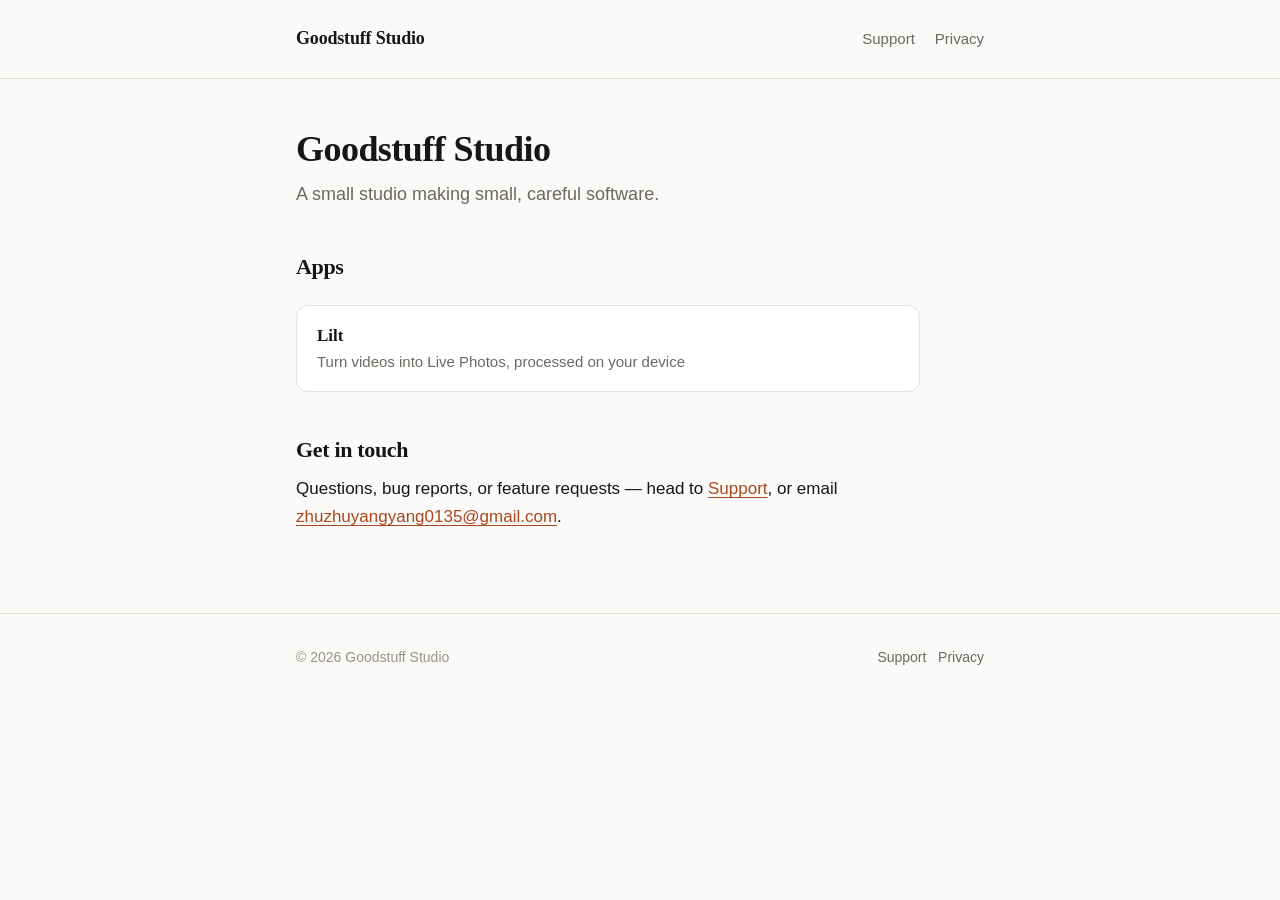
<file: index.html>
<!doctype html>
<html lang="en">
  <head>
    <meta charset="utf-8" />
    <meta name="viewport" content="width=device-width, initial-scale=1" />
    <title>Goodstuff Studio</title>
    <meta
      name="description"
      content="Goodstuff Studio makes small, careful software. Maker of Lilt."
    />
    <link rel="stylesheet" href="/assets/styles.css" />
  </head>
  <body>
    <a class="skip" href="#main">Skip to content</a>

    <header class="site-header">
      <div class="wrap">
        <a class="wordmark" href="/">Goodstuff&nbsp;Studio</a>
        <nav class="site-nav" aria-label="Primary">
          <a href="/support/">Support</a>
          <a href="/privacy/">Privacy</a>
        </nav>
      </div>
    </header>

    <main id="main">
      <div class="wrap">
        <h1>Goodstuff Studio</h1>
        <p class="lede">A small studio making small, careful software.</p>

        <h2>Apps</h2>
        <ul class="card-list">
          <li>
            <a class="card" href="/privacy/lilt/">
              <strong>Lilt</strong>
              <span>
                Turn videos into Live Photos, processed on your device
              </span>
            </a>
          </li>
        </ul>

        <h2>Get in touch</h2>
        <p>
          Questions, bug reports, or feature requests — head to
          <a href="/support/">Support</a>, or email
          <a href="mailto:zhuzhuyangyang0135@gmail.com"
            >zhuzhuyangyang0135@gmail.com</a
          >.
        </p>
      </div>
    </main>

    <footer class="site-footer">
      <div class="wrap">
        <span>&copy; 2026 Goodstuff Studio</span>
        <span>
          <a href="/support/">Support</a> &nbsp;
          <a href="/privacy/">Privacy</a>
        </span>
      </div>
    </footer>
  </body>
</html>
</file>
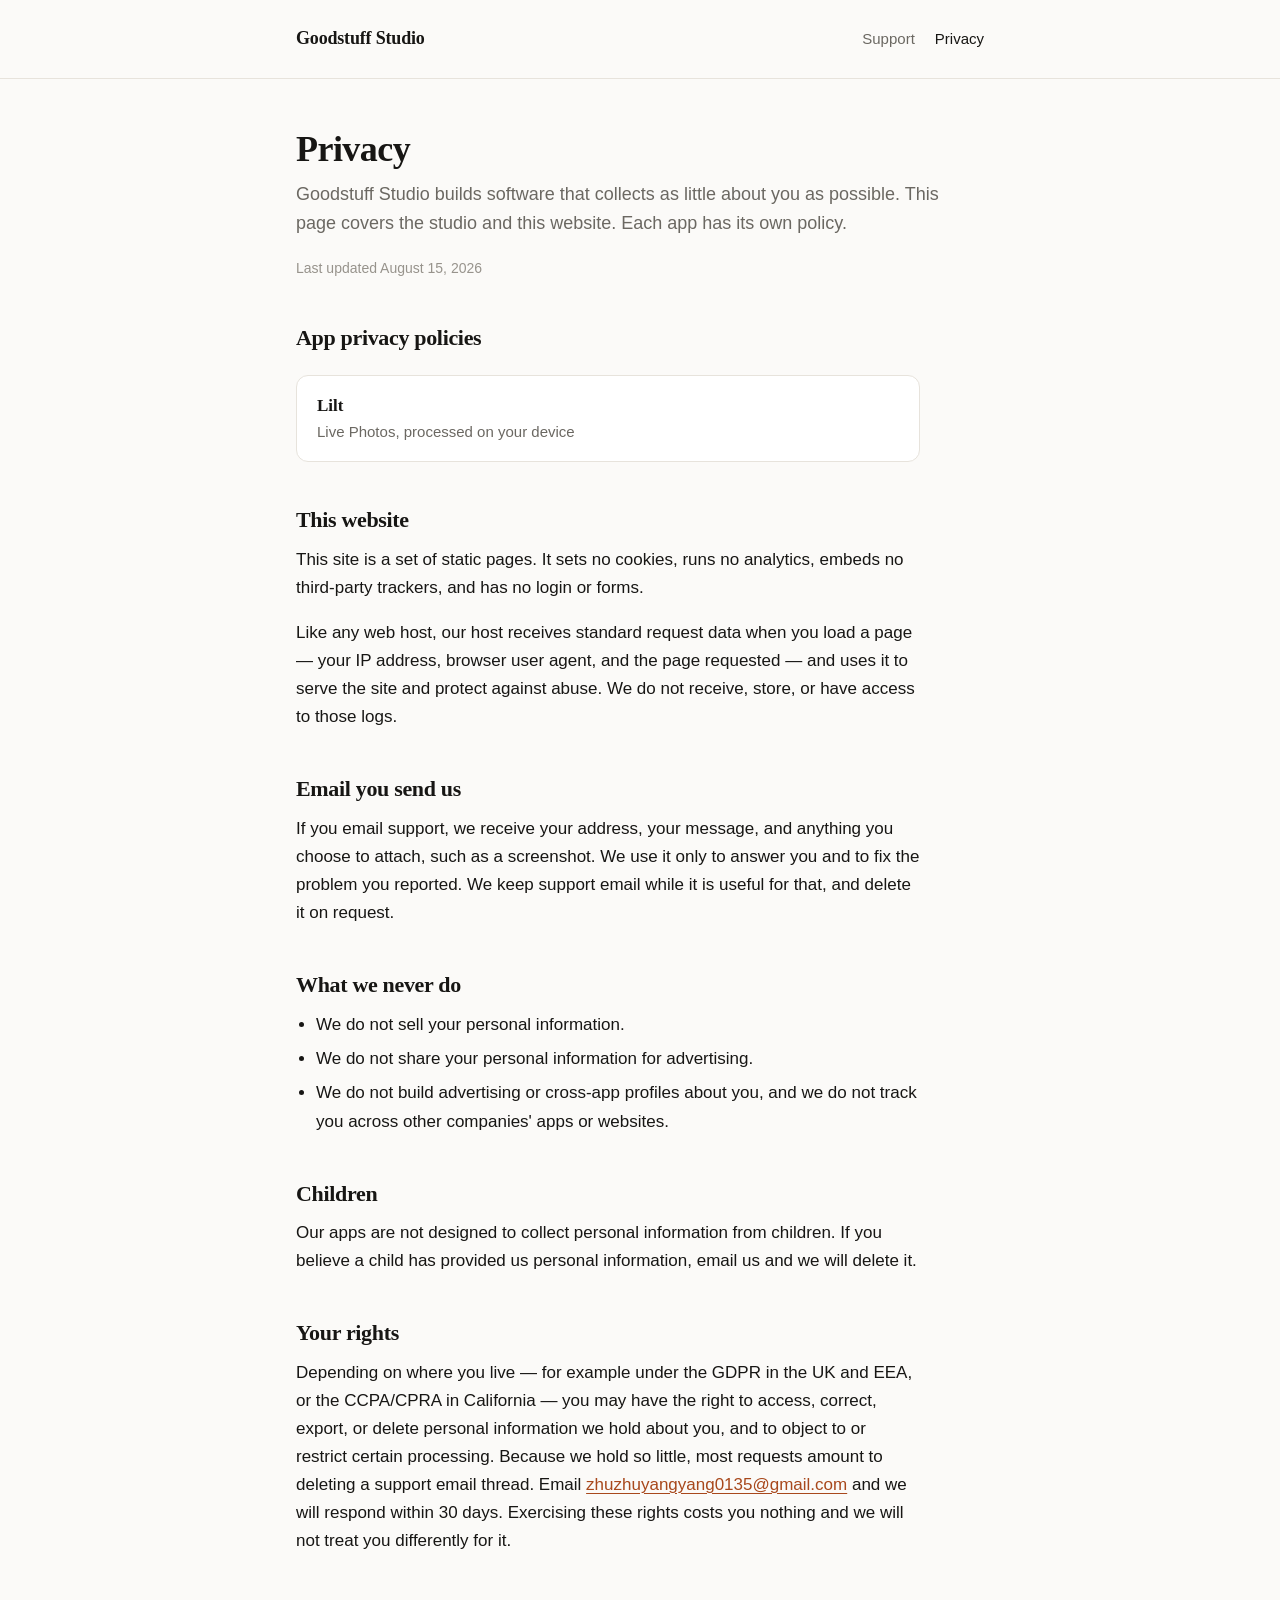
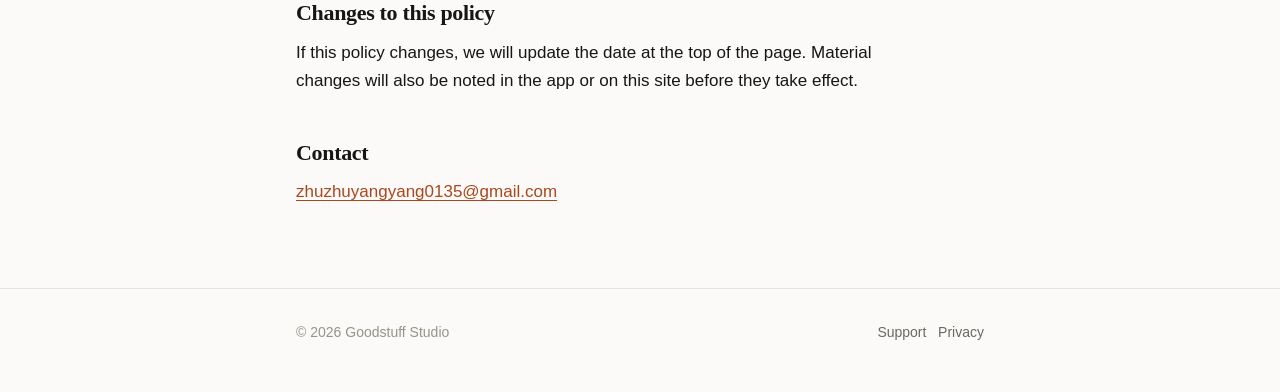
<file: privacy/index.html>
<!doctype html>
<html lang="en">
  <head>
    <meta charset="utf-8" />
    <meta name="viewport" content="width=device-width, initial-scale=1" />
    <title>Privacy — Goodstuff Studio</title>
    <meta
      name="description"
      content="How Goodstuff Studio handles your data, and where to find the privacy policy for each app."
    />
    <link rel="stylesheet" href="/assets/styles.css" />
  </head>
  <body>
    <a class="skip" href="#main">Skip to content</a>

    <header class="site-header">
      <div class="wrap">
        <a class="wordmark" href="/">Goodstuff&nbsp;Studio</a>
        <nav class="site-nav" aria-label="Primary">
          <a href="/support/">Support</a>
          <a href="/privacy/" aria-current="page">Privacy</a>
        </nav>
      </div>
    </header>

    <main id="main">
      <div class="wrap">
        <h1>Privacy</h1>
        <p class="lede">
          Goodstuff Studio builds software that collects as little about you as
          possible. This page covers the studio and this website. Each app has
          its own policy.
        </p>
        <p class="meta"><span>Last updated August 15, 2026</span></p>

        <h2>App privacy policies</h2>
        <ul class="card-list">
          <li>
            <a class="card" href="/privacy/lilt/">
              <strong>Lilt</strong>
              <span>Live Photos, processed on your device</span>
            </a>
          </li>
        </ul>

        <h2>This website</h2>
        <p>
          This site is a set of static pages. It sets no cookies, runs no
          analytics, embeds no third-party trackers, and has no login or forms.
        </p>
        <p>
          Like any web host, our host receives standard request data when you
          load a page — your IP address, browser user agent, and the page
          requested — and uses it to serve the site and protect against abuse.
          We do not receive, store, or have access to those logs.
        </p>

        <h2>Email you send us</h2>
        <p>
          If you email support, we receive your address, your message, and
          anything you choose to attach, such as a screenshot. We use it only to
          answer you and to fix the problem you reported. We keep support email
          while it is useful for that, and delete it on request.
        </p>

        <h2>What we never do</h2>
        <ul>
          <li>We do not sell your personal information.</li>
          <li>We do not share your personal information for advertising.</li>
          <li>
            We do not build advertising or cross-app profiles about you, and we
            do not track you across other companies' apps or websites.
          </li>
        </ul>

        <h2>Children</h2>
        <p>
          Our apps are not designed to collect personal information from
          children. If you believe a child has provided us personal information,
          email us and we will delete it.
        </p>

        <h2>Your rights</h2>
        <p>
          Depending on where you live — for example under the GDPR in the UK and
          EEA, or the CCPA/CPRA in California — you may have the right to
          access, correct, export, or delete personal information we hold about
          you, and to object to or restrict certain processing. Because we hold
          so little, most requests amount to deleting a support email thread.
          Email
          <a href="mailto:zhuzhuyangyang0135@gmail.com"
            >zhuzhuyangyang0135@gmail.com</a
          >
          and we will respond within 30 days. Exercising these rights costs you
          nothing and we will not treat you differently for it.
        </p>

        <h2>Changes to this policy</h2>
        <p>
          If this policy changes, we will update the date at the top of the
          page. Material changes will also be noted in the app or on this site
          before they take effect.
        </p>

        <h2>Contact</h2>
        <p>
          <a href="mailto:zhuzhuyangyang0135@gmail.com"
            >zhuzhuyangyang0135@gmail.com</a
          >
        </p>
      </div>
    </main>

    <footer class="site-footer">
      <div class="wrap">
        <span>&copy; 2026 Goodstuff Studio</span>
        <span>
          <a href="/support/">Support</a> &nbsp;
          <a href="/privacy/">Privacy</a>
        </span>
      </div>
    </footer>
  </body>
</html>
</file>
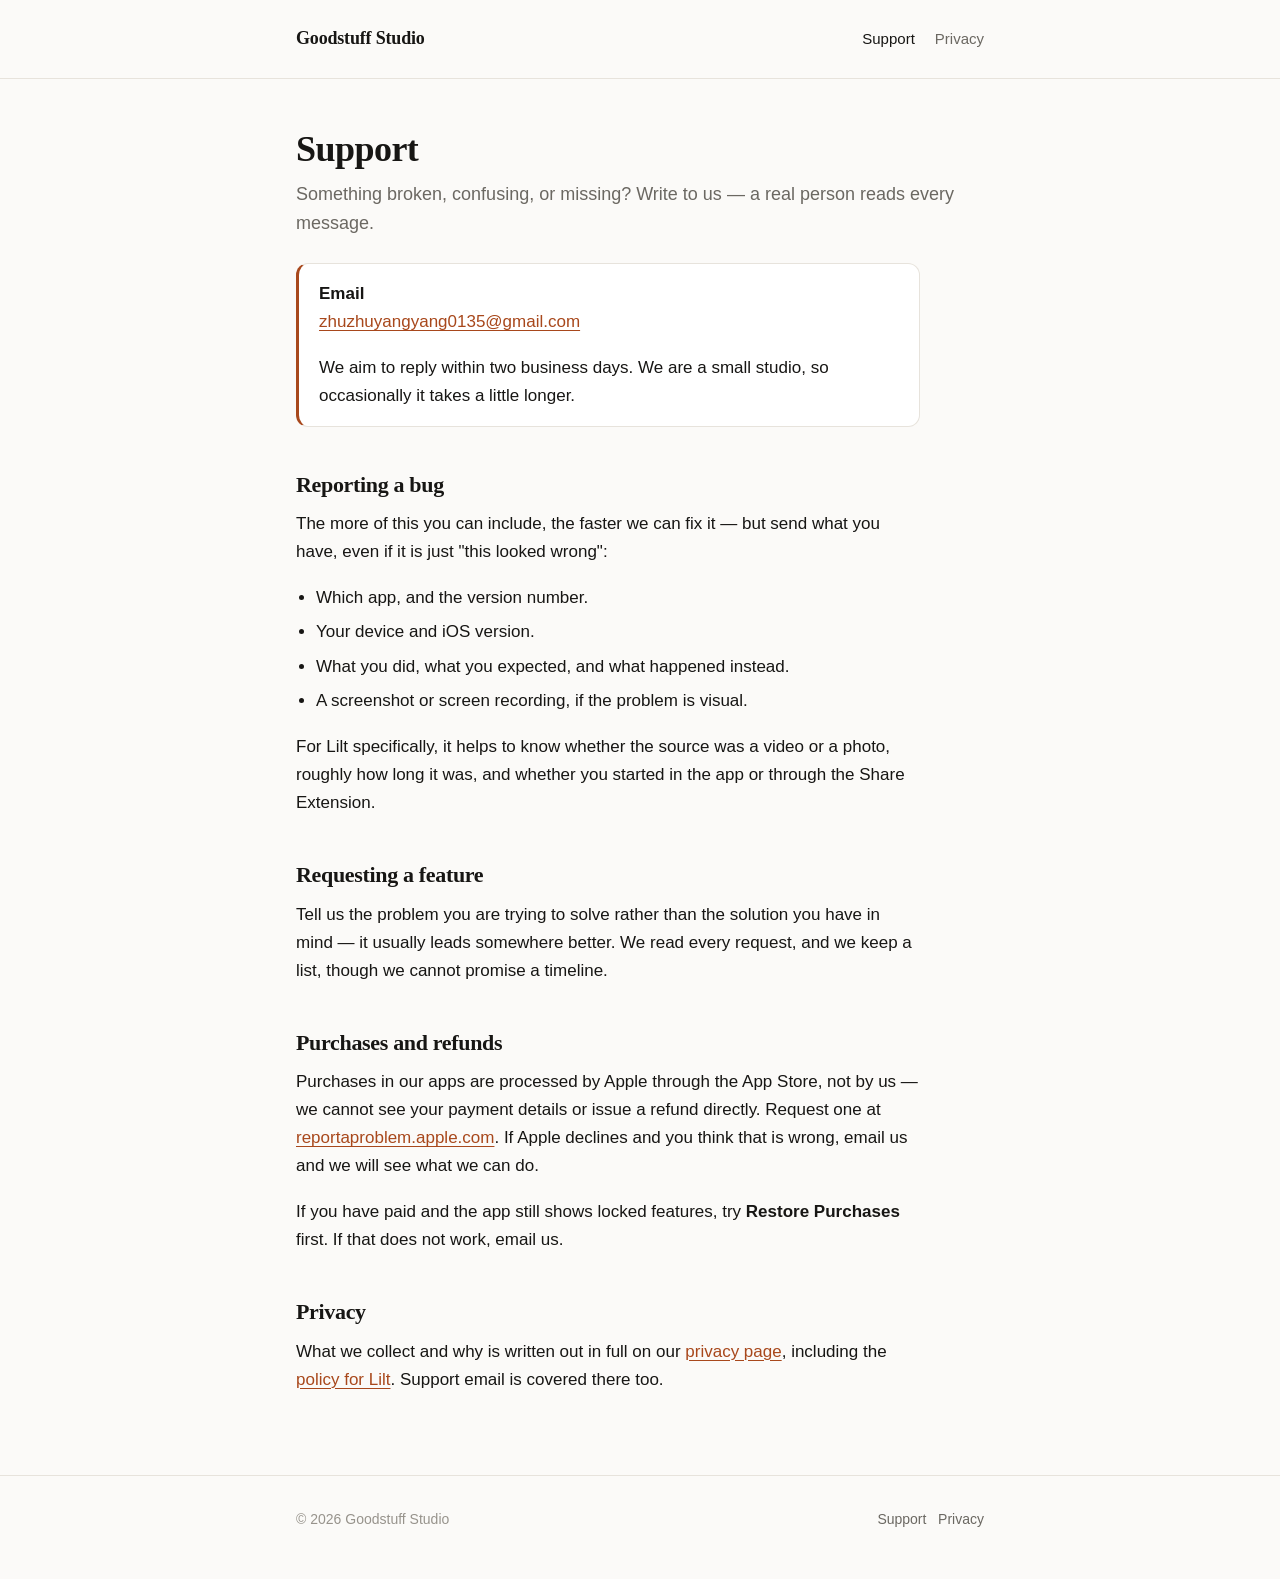
<file: support/index.html>
<!doctype html>
<html lang="en">
  <head>
    <meta charset="utf-8" />
    <meta name="viewport" content="width=device-width, initial-scale=1" />
    <title>Support — Goodstuff Studio</title>
    <meta
      name="description"
      content="Get help with Goodstuff Studio apps — contact, bug reports, and feature requests."
    />
    <link rel="stylesheet" href="/assets/styles.css" />
  </head>
  <body>
    <a class="skip" href="#main">Skip to content</a>

    <header class="site-header">
      <div class="wrap">
        <a class="wordmark" href="/">Goodstuff&nbsp;Studio</a>
        <nav class="site-nav" aria-label="Primary">
          <a href="/support/" aria-current="page">Support</a>
          <a href="/privacy/">Privacy</a>
        </nav>
      </div>
    </header>

    <main id="main">
      <div class="wrap">
        <h1>Support</h1>
        <p class="lede">
          Something broken, confusing, or missing? Write to us — a real person
          reads every message.
        </p>

        <div class="callout">
          <p>
            <strong>Email</strong><br />
            <a href="mailto:zhuzhuyangyang0135@gmail.com"
              >zhuzhuyangyang0135@gmail.com</a
            >
          </p>
          <p>
            We aim to reply within two business days. We are a small studio, so
            occasionally it takes a little longer.
          </p>
        </div>

        <h2>Reporting a bug</h2>
        <p>
          The more of this you can include, the faster we can fix it — but send
          what you have, even if it is just "this looked wrong":
        </p>
        <ul>
          <li>Which app, and the version number.</li>
          <li>Your device and iOS version.</li>
          <li>What you did, what you expected, and what happened instead.</li>
          <li>A screenshot or screen recording, if the problem is visual.</li>
        </ul>
        <p>
          For Lilt specifically, it helps to know whether the source was a video
          or a photo, roughly how long it was, and whether you started in the
          app or through the Share Extension.
        </p>

        <h2>Requesting a feature</h2>
        <p>
          Tell us the problem you are trying to solve rather than the solution
          you have in mind — it usually leads somewhere better. We read every
          request, and we keep a list, though we cannot promise a timeline.
        </p>

        <h2>Purchases and refunds</h2>
        <p>
          Purchases in our apps are processed by Apple through the App Store, not
          by us — we cannot see your payment details or issue a refund directly.
          Request one at
          <a href="https://reportaproblem.apple.com" rel="noopener"
            >reportaproblem.apple.com</a
          >. If Apple declines and you think that is wrong, email us and we will
          see what we can do.
        </p>
        <p>
          If you have paid and the app still shows locked features, try
          <strong>Restore Purchases</strong> first. If that does not work, email
          us.
        </p>

        <h2>Privacy</h2>
        <p>
          What we collect and why is written out in full on our
          <a href="/privacy/">privacy page</a>, including the
          <a href="/privacy/lilt/">policy for Lilt</a>. Support email is
          covered there too.
        </p>
      </div>
    </main>

    <footer class="site-footer">
      <div class="wrap">
        <span>&copy; 2026 Goodstuff Studio</span>
        <span>
          <a href="/support/">Support</a> &nbsp;
          <a href="/privacy/">Privacy</a>
        </span>
      </div>
    </footer>
  </body>
</html>
</file>
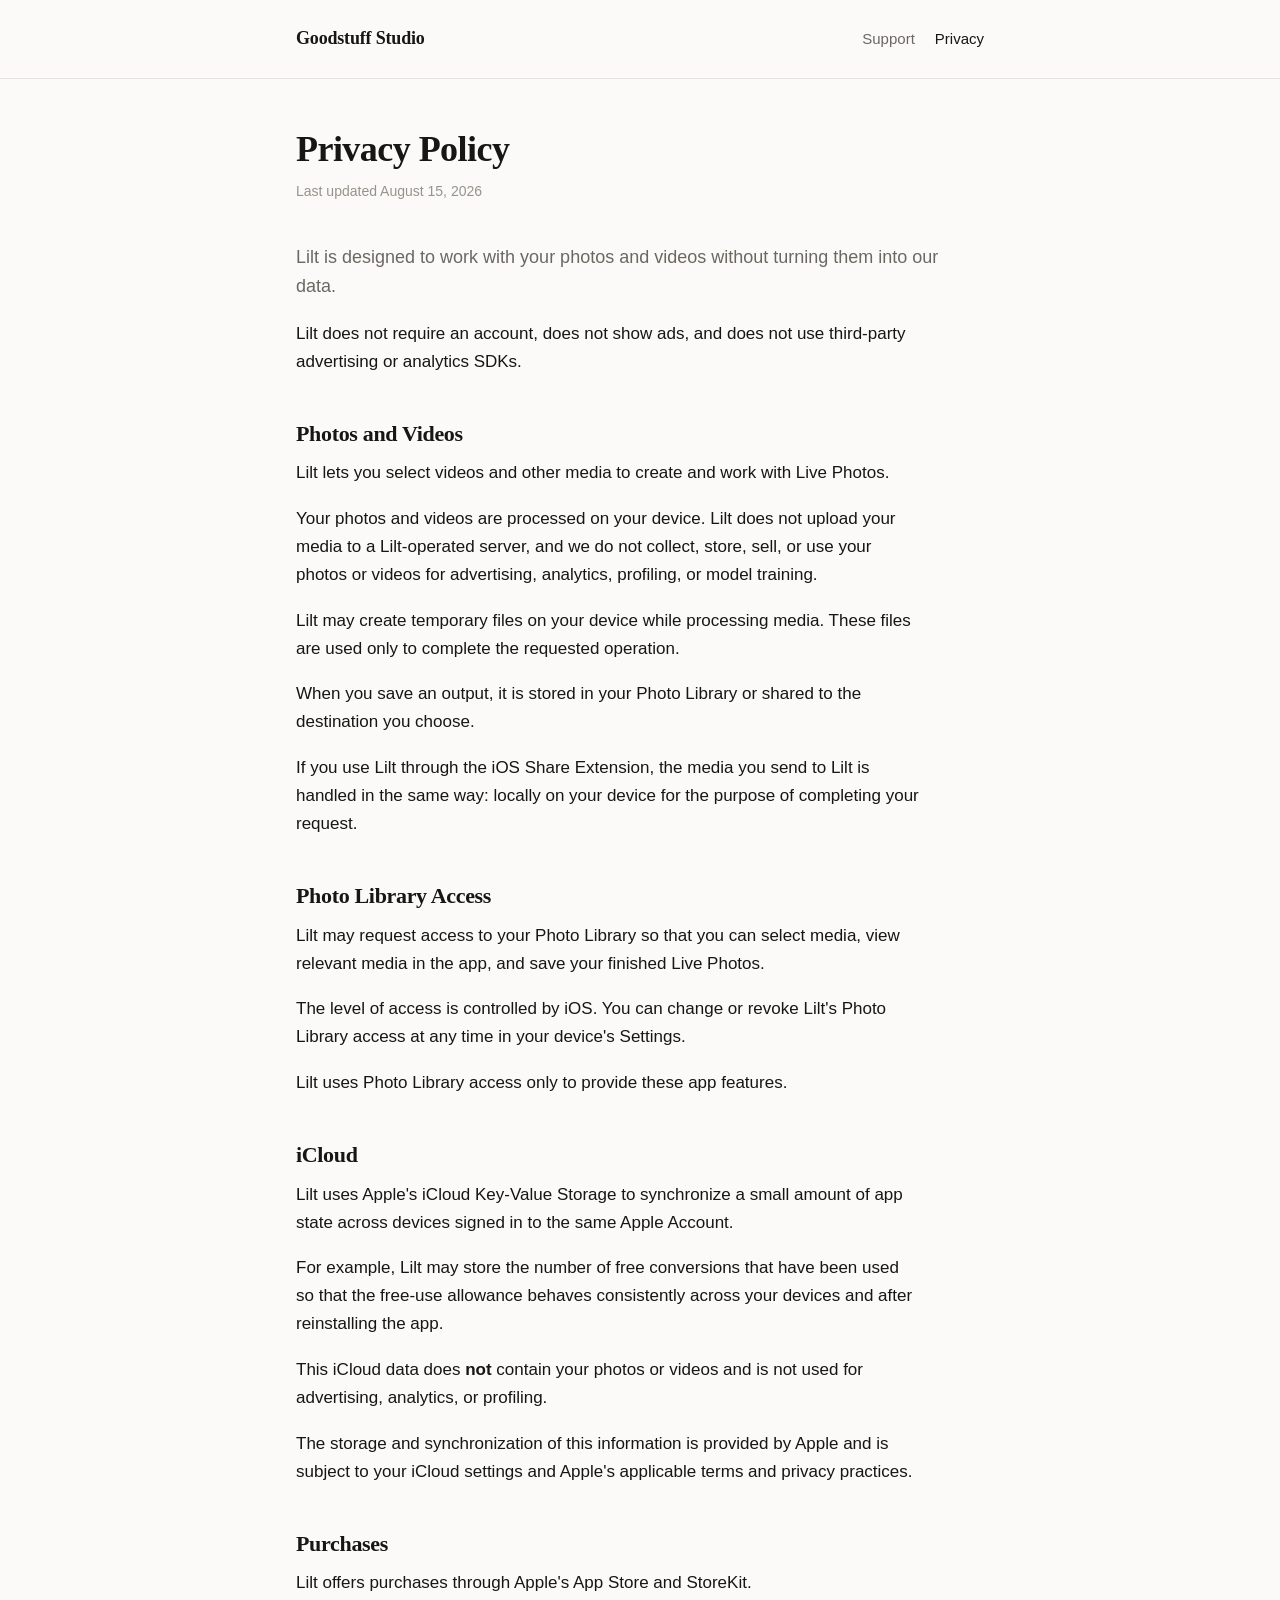
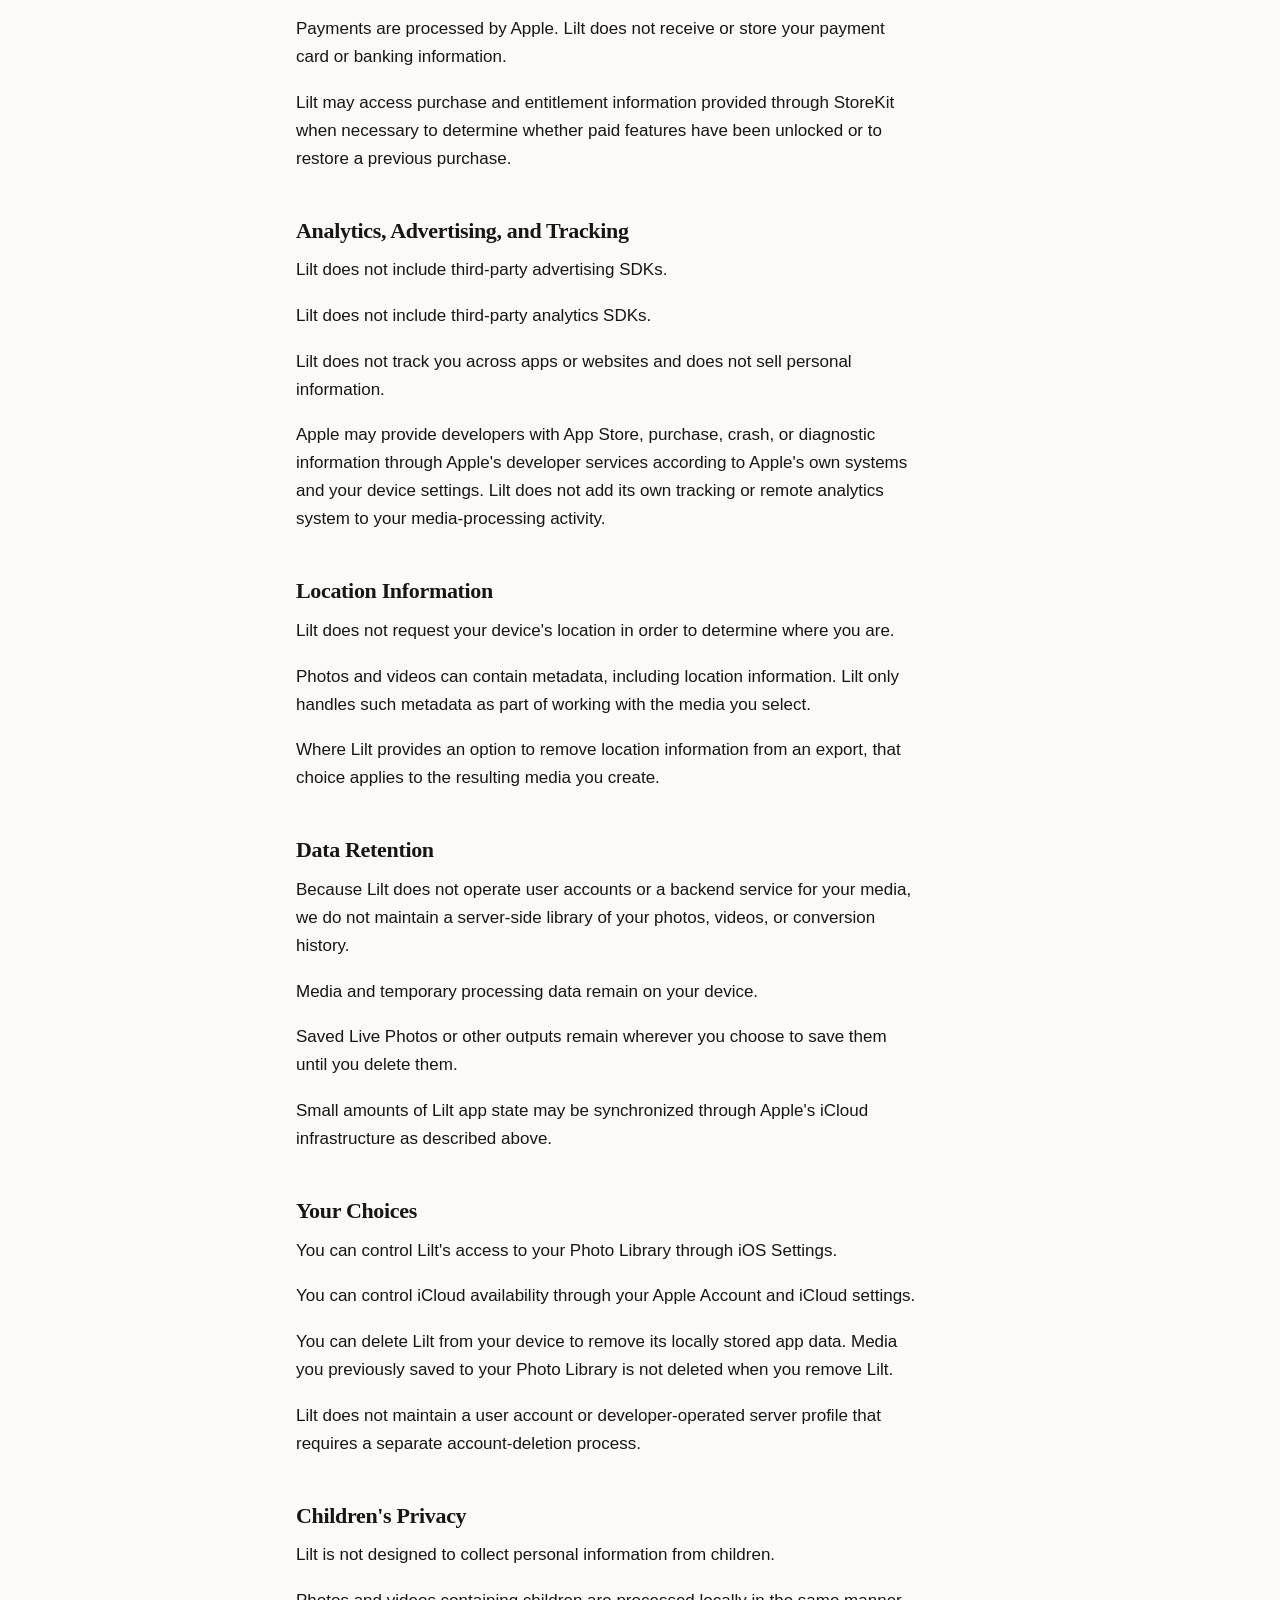
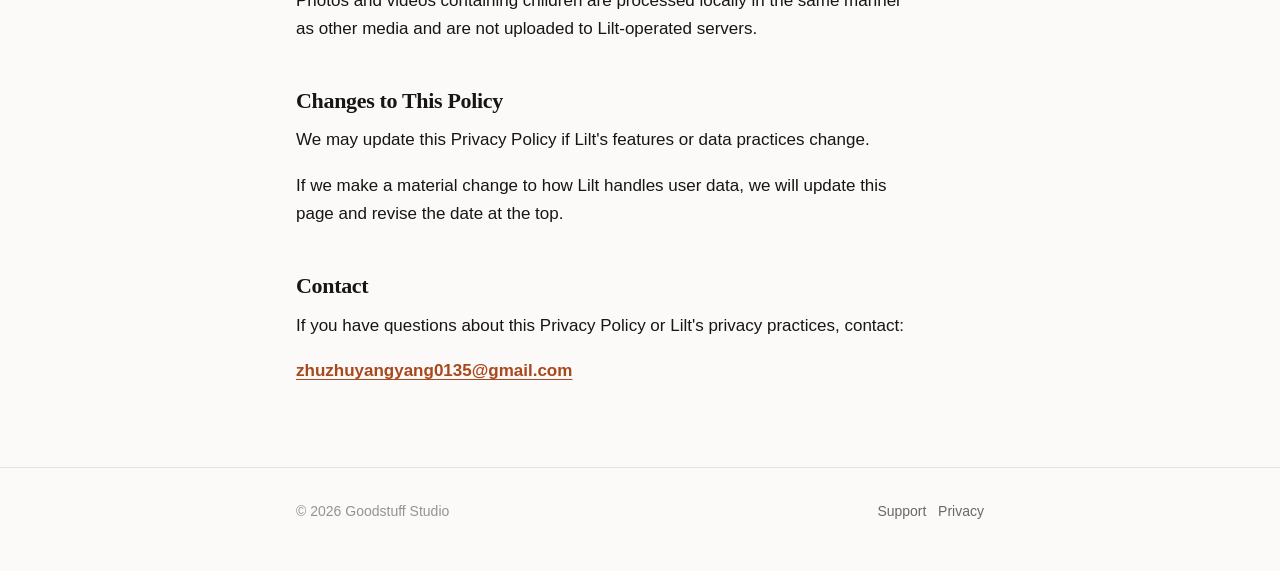
<file: privacy/lilt/index.html>
<!doctype html>
<html lang="en">
  <head>
    <meta charset="utf-8" />
    <meta name="viewport" content="width=device-width, initial-scale=1" />
    <title>Lilt Privacy Policy — Goodstuff Studio</title>
    <meta
      name="description"
      content="Privacy policy for Lilt. Your photos and videos are processed on your device and are never uploaded to a Lilt-operated server."
    />
    <link rel="stylesheet" href="/assets/styles.css" />
  </head>
  <body>
    <a class="skip" href="#main">Skip to content</a>

    <header class="site-header">
      <div class="wrap">
        <a class="wordmark" href="/">Goodstuff&nbsp;Studio</a>
        <nav class="site-nav" aria-label="Primary">
          <a href="/support/">Support</a>
          <a href="/privacy/" aria-current="page">Privacy</a>
        </nav>
      </div>
    </header>

    <main id="main">
      <div class="wrap">
        <h1>Privacy Policy</h1>
        <p class="meta"><span>Last updated August 15, 2026</span></p>

        <p class="lede">
          Lilt is designed to work with your photos and videos without turning
          them into our data.
        </p>
        <p>
          Lilt does not require an account, does not show ads, and does not use
          third-party advertising or analytics SDKs.
        </p>

        <h2>Photos and Videos</h2>
        <p>
          Lilt lets you select videos and other media to create and work with
          Live Photos.
        </p>
        <p>
          Your photos and videos are processed on your device. Lilt does not
          upload your media to a Lilt-operated server, and we do not collect,
          store, sell, or use your photos or videos for advertising, analytics,
          profiling, or model training.
        </p>
        <p>
          Lilt may create temporary files on your device while processing media.
          These files are used only to complete the requested operation.
        </p>
        <p>
          When you save an output, it is stored in your Photo Library or shared
          to the destination you choose.
        </p>
        <p>
          If you use Lilt through the iOS Share Extension, the media you send to
          Lilt is handled in the same way: locally on your device for the
          purpose of completing your request.
        </p>

        <h2>Photo Library Access</h2>
        <p>
          Lilt may request access to your Photo Library so that you can select
          media, view relevant media in the app, and save your finished Live
          Photos.
        </p>
        <p>
          The level of access is controlled by iOS. You can change or revoke
          Lilt's Photo Library access at any time in your device's Settings.
        </p>
        <p>Lilt uses Photo Library access only to provide these app features.</p>

        <h2>iCloud</h2>
        <p>
          Lilt uses Apple's iCloud Key-Value Storage to synchronize a small
          amount of app state across devices signed in to the same Apple
          Account.
        </p>
        <p>
          For example, Lilt may store the number of free conversions that have
          been used so that the free-use allowance behaves consistently across
          your devices and after reinstalling the app.
        </p>
        <p>
          This iCloud data does <strong>not</strong> contain your photos or
          videos and is not used for advertising, analytics, or profiling.
        </p>
        <p>
          The storage and synchronization of this information is provided by
          Apple and is subject to your iCloud settings and Apple's applicable
          terms and privacy practices.
        </p>

        <h2>Purchases</h2>
        <p>Lilt offers purchases through Apple's App Store and StoreKit.</p>
        <p>
          Payments are processed by Apple. Lilt does not receive or store your
          payment card or banking information.
        </p>
        <p>
          Lilt may access purchase and entitlement information provided through
          StoreKit when necessary to determine whether paid features have been
          unlocked or to restore a previous purchase.
        </p>

        <h2>Analytics, Advertising, and Tracking</h2>
        <p>Lilt does not include third-party advertising SDKs.</p>
        <p>Lilt does not include third-party analytics SDKs.</p>
        <p>
          Lilt does not track you across apps or websites and does not sell
          personal information.
        </p>
        <p>
          Apple may provide developers with App Store, purchase, crash, or
          diagnostic information through Apple's developer services according to
          Apple's own systems and your device settings. Lilt does not add its
          own tracking or remote analytics system to your media-processing
          activity.
        </p>

        <h2>Location Information</h2>
        <p>
          Lilt does not request your device's location in order to determine
          where you are.
        </p>
        <p>
          Photos and videos can contain metadata, including location
          information. Lilt only handles such metadata as part of working with
          the media you select.
        </p>
        <p>
          Where Lilt provides an option to remove location information from an
          export, that choice applies to the resulting media you create.
        </p>

        <h2>Data Retention</h2>
        <p>
          Because Lilt does not operate user accounts or a backend service for
          your media, we do not maintain a server-side library of your photos,
          videos, or conversion history.
        </p>
        <p>Media and temporary processing data remain on your device.</p>
        <p>
          Saved Live Photos or other outputs remain wherever you choose to save
          them until you delete them.
        </p>
        <p>
          Small amounts of Lilt app state may be synchronized through Apple's
          iCloud infrastructure as described above.
        </p>

        <h2>Your Choices</h2>
        <p>
          You can control Lilt's access to your Photo Library through iOS
          Settings.
        </p>
        <p>
          You can control iCloud availability through your Apple Account and
          iCloud settings.
        </p>
        <p>
          You can delete Lilt from your device to remove its locally stored app
          data. Media you previously saved to your Photo Library is not deleted
          when you remove Lilt.
        </p>
        <p>
          Lilt does not maintain a user account or developer-operated server
          profile that requires a separate account-deletion process.
        </p>

        <h2>Children's Privacy</h2>
        <p>
          Lilt is not designed to collect personal information from children.
        </p>
        <p>
          Photos and videos containing children are processed locally in the
          same manner as other media and are not uploaded to Lilt-operated
          servers.
        </p>

        <h2>Changes to This Policy</h2>
        <p>
          We may update this Privacy Policy if Lilt's features or data practices
          change.
        </p>
        <p>
          If we make a material change to how Lilt handles user data, we will
          update this page and revise the date at the top.
        </p>

        <h2>Contact</h2>
        <p>
          If you have questions about this Privacy Policy or Lilt's privacy
          practices, contact:
        </p>
        <p>
          <strong
            ><a href="mailto:zhuzhuyangyang0135@gmail.com"
              >zhuzhuyangyang0135@gmail.com</a
            ></strong
          >
        </p>
      </div>
    </main>

    <footer class="site-footer">
      <div class="wrap">
        <span>&copy; 2026 Goodstuff Studio</span>
        <span>
          <a href="/support/">Support</a> &nbsp;
          <a href="/privacy/">Privacy</a>
        </span>
      </div>
    </footer>
  </body>
</html>
</file>
<file: assets/styles.css>
/* Goodstuff Studio — site styles */

:root {
  color-scheme: light dark;

  --bg: #fbfaf8;
  --surface: #ffffff;
  --text: #171614;
  --muted: #6b6862;
  --faint: #97938c;
  --border: #e7e3dc;
  --accent: #a8481c;
  --accent-soft: #fbefe7;

  --sans: ui-sans-serif, -apple-system, BlinkMacSystemFont, "Segoe UI", Inter,
    Roboto, "Helvetica Neue", Arial, sans-serif;
  --serif: ui-serif, Iowan Old Style, "Palatino Linotype", Palatino, Georgia,
    "Times New Roman", serif;
  --mono: ui-monospace, SFMono-Regular, "SF Mono", Menlo, Consolas, monospace;

  --measure: 66ch;
  --radius: 12px;
}

@media (prefers-color-scheme: dark) {
  :root {
    --bg: #131211;
    --surface: #1b1a18;
    --text: #edeae4;
    --muted: #9a968e;
    --faint: #7c786f;
    --border: #2c2a27;
    --accent: #e8874c;
    --accent-soft: #2a1d14;
  }
}

*,
*::before,
*::after {
  box-sizing: border-box;
}

html {
  -webkit-text-size-adjust: 100%;
  scroll-behavior: smooth;
}

@media (prefers-reduced-motion: reduce) {
  html {
    scroll-behavior: auto;
  }
}

body {
  margin: 0;
  background: var(--bg);
  color: var(--text);
  font-family: var(--sans);
  font-size: 17px;
  line-height: 1.65;
  -webkit-font-smoothing: antialiased;
  text-rendering: optimizeLegibility;
}

/* ---------- layout ---------- */

.wrap {
  max-width: 46rem;
  margin: 0 auto;
  padding: 0 1.5rem;
}

.site-header {
  border-bottom: 1px solid var(--border);
  padding: 1.5rem 0;
  margin-bottom: 3rem;
}

.site-header .wrap {
  display: flex;
  align-items: baseline;
  justify-content: space-between;
  gap: 1rem;
  flex-wrap: wrap;
}

.wordmark {
  font-family: var(--serif);
  font-size: 1.125rem;
  font-weight: 600;
  letter-spacing: -0.01em;
  color: var(--text);
  text-decoration: none;
}

.wordmark:hover {
  color: var(--accent);
}

.site-nav {
  display: flex;
  gap: 1.25rem;
  font-size: 0.9375rem;
}

.site-nav a {
  color: var(--muted);
  text-decoration: none;
}

.site-nav a:hover,
.site-nav a[aria-current="page"] {
  color: var(--text);
}

main {
  padding-bottom: 4rem;
}

.site-footer {
  border-top: 1px solid var(--border);
  padding: 2rem 0 3rem;
  color: var(--faint);
  font-size: 0.875rem;
}

.site-footer .wrap {
  display: flex;
  justify-content: space-between;
  gap: 1rem;
  flex-wrap: wrap;
}

.site-footer a {
  color: var(--muted);
  text-decoration: none;
}

.site-footer a:hover {
  color: var(--text);
}

/* ---------- type ---------- */

h1,
h2,
h3 {
  font-family: var(--serif);
  font-weight: 600;
  letter-spacing: -0.015em;
  line-height: 1.25;
  color: var(--text);
}

h1 {
  font-size: 2.25rem;
  margin: 0 0 0.5rem;
}

h2 {
  font-size: 1.375rem;
  margin: 2.75rem 0 0.75rem;
}

h3 {
  font-size: 1.0625rem;
  margin: 1.75rem 0 0.5rem;
}

p,
ul,
ol {
  max-width: var(--measure);
}

p {
  margin: 0 0 1.1rem;
}

ul,
ol {
  margin: 0 0 1.1rem;
  padding-left: 1.25rem;
}

li {
  margin-bottom: 0.4rem;
}

a {
  color: var(--accent);
  text-underline-offset: 0.15em;
  text-decoration-thickness: 1px;
}

strong {
  font-weight: 600;
}

.lede {
  font-size: 1.125rem;
  color: var(--muted);
  max-width: var(--measure);
}

.meta {
  font-size: 0.875rem;
  color: var(--faint);
  margin: 0 0 2.5rem;
}

.meta span + span::before {
  content: "·";
  margin: 0 0.5rem;
}

/* ---------- components ---------- */

.card-list {
  list-style: none;
  padding: 0;
  margin: 1.5rem 0 0;
  max-width: var(--measure);
}

.card-list li {
  margin: 0 0 0.75rem;
}

.card {
  display: block;
  padding: 1rem 1.25rem;
  background: var(--surface);
  border: 1px solid var(--border);
  border-radius: var(--radius);
  text-decoration: none;
  color: inherit;
}

.card:hover {
  border-color: var(--accent);
}

.card strong {
  display: block;
  font-family: var(--serif);
  font-size: 1.0625rem;
}

.card span {
  display: block;
  color: var(--muted);
  font-size: 0.9375rem;
}

.callout {
  background: var(--surface);
  border: 1px solid var(--border);
  border-left: 3px solid var(--accent);
  border-radius: var(--radius);
  padding: 1rem 1.25rem;
  margin: 1.5rem 0;
  max-width: var(--measure);
}

.callout p:last-child {
  margin-bottom: 0;
}

table {
  width: 100%;
  max-width: var(--measure);
  border-collapse: collapse;
  margin: 1.25rem 0 1.5rem;
  font-size: 0.9375rem;
}

th,
td {
  text-align: left;
  vertical-align: top;
  padding: 0.6rem 0.75rem;
  border-bottom: 1px solid var(--border);
}

th {
  font-weight: 600;
  color: var(--muted);
  font-size: 0.8125rem;
  text-transform: uppercase;
  letter-spacing: 0.04em;
}

.table-scroll {
  overflow-x: auto;
  max-width: var(--measure);
  -webkit-overflow-scrolling: touch;
}

/* Below ~34rem the table would squish instead of scrolling. Give it a floor
   so .table-scroll actually scrolls and the Notes column stays readable. */
.table-scroll table {
  min-width: 34rem;
}

/* ---------- a11y ---------- */

.skip {
  position: absolute;
  left: -9999px;
}

.skip:focus {
  left: 1rem;
  top: 1rem;
  z-index: 10;
  background: var(--surface);
  border: 1px solid var(--accent);
  border-radius: 6px;
  padding: 0.5rem 0.9rem;
}

:focus-visible {
  outline: 2px solid var(--accent);
  outline-offset: 2px;
  border-radius: 3px;
}

/* ---------- print ---------- */

@media print {
  .site-nav,
  .site-footer,
  .skip {
    display: none;
  }
  body {
    background: #fff;
    color: #000;
    font-size: 11pt;
  }
  a {
    color: #000;
  }
  a[href^="http"]::after {
    content: " (" attr(href) ")";
    font-size: 0.85em;
    color: #555;
  }
}
</file>
